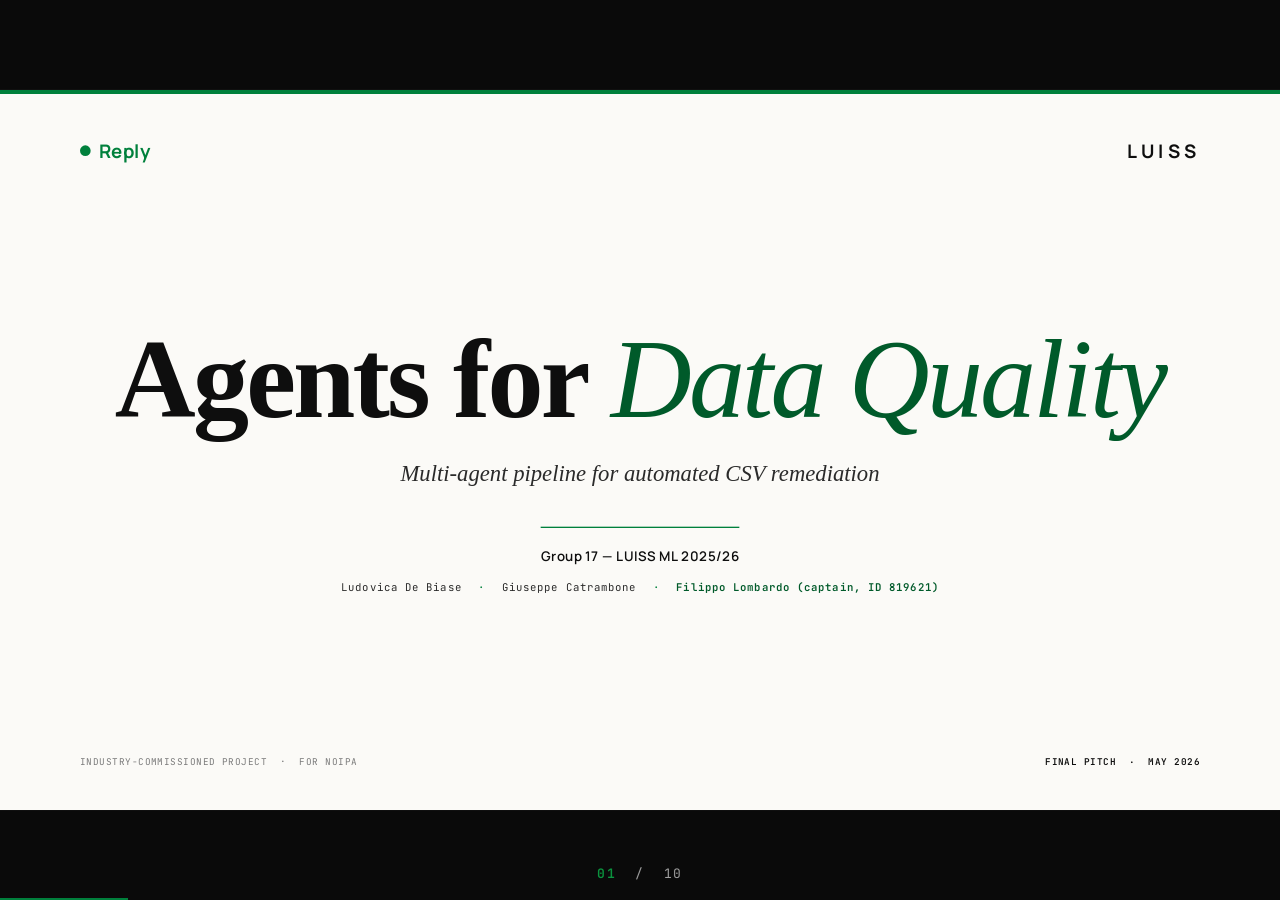
<file: Agents for Data Quality - Pitch.html>
<!DOCTYPE html><html lang="en" class=" idc0_343 wzwsdzsg"><head>


<meta charset="utf-8">
<meta name="viewport" content="width=device-width,initial-scale=1">
<title>Agents for Data Quality — Group 17</title>
<link rel="preconnect" href="https://fonts.googleapis.com">
<link rel="preconnect" href="https://fonts.gstatic.com" crossorigin="">
<link href="https://fonts.googleapis.com/css2?family=Fraunces:opsz,wght@9..144,400;9..144,500;9..144,600;9..144,700;9..144,800;9..144,900&amp;family=JetBrains+Mono:wght@400;500;600&amp;family=Manrope:wght@400;500;600;700;800&amp;display=swap" rel="stylesheet">
<style>
  /* ============================================================
     Agents for Data Quality — Group 17 — pitch deck v2
     Editorial type, asymmetric grids, hero numbers, micro-motion.
     1920×1080, fluid scaling, keyboard nav, print-clean.
     ============================================================ */

  :root{
    --green:#00803c;
    --green-deep:#005a2a;
    --green-bright:#00a04a;
    --ink:#0e0e0e;
    --ink-soft:#2a2a2a;
    --muted:#7a7a7a;
    --line:#d8d8d8;
    --rule:#ececec;
    --bg:#fbfaf7;        /* off-white paper */
    --bg-deep:#f3f0e8;
    --bg-dark:#0e1410;
    --blue:#dbeafe;
    --blue-ink:#2d4a8a;
    --purple:#e9d5ff;
    --purple-ink:#6b4e8c;
    --green-soft:#d8f0e2;
    --green-soft-ink:#005a2a;
    --serif:"Times New Roman", "Fraunces", Times, serif;
    --sans:"Manrope", system-ui, -apple-system, sans-serif;
    --mono:"JetBrains Mono", ui-monospace, Menlo, Consolas, monospace;
  }

  *{box-sizing:border-box}
  html,body{margin:0;padding:0;background:#0a0a0a;color:var(--ink);font-family:var(--sans);overflow:hidden}

  /* ---------- stage ---------- */
  #stage{
    position:fixed; inset:0;
    background:#0a0a0a;
    overflow:hidden;
  }
  #frame{
    width:1920px; height:1080px;
    position:absolute; left:50%; top:50%;
    transform-origin:0 0;
    background:var(--bg);
    box-shadow:0 0 0 1px rgba(255,255,255,.04);
  }

  .slide{
    position:absolute; inset:0;
    width:1920px; height:1080px;
    padding:96px 120px 120px;
    display:flex; flex-direction:column;
    opacity:0; pointer-events:none;
    background:var(--bg);
    overflow:hidden;
  }
  .slide.active{ opacity:1; pointer-events:auto }
  .slide.dark{
    background:var(--bg-dark); color:#f4f4f4;
  }
  .slide.dark .muted{ color:#9aa39d; }

  /* ---------- entry animations: only for active slide ---------- */
  .slide .anim{
    opacity:0; transform:translateY(28px);
    transition:opacity .6s cubic-bezier(.2,.7,.2,1), transform .6s cubic-bezier(.2,.7,.2,1);
  }
  .slide.active .anim{ opacity:1; transform:translateY(0); }
  .slide.active .anim.d1{ transition-delay:.05s }
  .slide.active .anim.d2{ transition-delay:.15s }
  .slide.active .anim.d3{ transition-delay:.25s }
  .slide.active .anim.d4{ transition-delay:.35s }
  .slide.active .anim.d5{ transition-delay:.45s }
  .slide.active .anim.d6{ transition-delay:.55s }

  /* ---------- universal chrome ---------- */
  .reply-mark{
    position:absolute; top:48px; right:120px;
    font-family:var(--mono);
    font-weight:500; font-size:14px; letter-spacing:.16em;
    color:var(--muted); text-transform:uppercase;
    display:flex; align-items:center; gap:10px;
  }
  .reply-mark::before{
    content:""; width:10px; height:10px; border-radius:50%; background:var(--green);
  }
  .slide.dark .reply-mark{ color:#9aa39d; }

  .corner-tag{
    position:absolute; top:48px; left:120px;
    font-family:var(--mono); font-size:13px; letter-spacing:.18em;
    color:var(--muted); text-transform:uppercase; font-weight:500;
  }
  .corner-tag .accent{
    color:var(--green); font-weight:600;
  }

  .counter{
    position:fixed; left:50%; transform:translateX(-50%); bottom:14px;
    font-family:var(--mono); font-size:13px;
    color:#aaa; letter-spacing:.12em;
    z-index:50; mix-blend-mode:difference;
    background:rgba(0,0,0,.0); padding:4px 10px;
  }
  .counter .cur{ color:var(--green-bright); font-weight:600; }

  .progress{
    position:fixed; left:0; right:0; bottom:0;
    height:2px; background:transparent; z-index:60;
  }
  .progress > i{
    display:block; height:100%; background:var(--green);
    transition:width .5s cubic-bezier(.2,.7,.2,1); width:10%;
  }

  /* ---------- typography primitives ---------- */
  .eyebrow{
    font-family:var(--mono); font-size:14px;
    color:var(--green); letter-spacing:.22em;
    text-transform:uppercase; font-weight:600;
    display:flex; align-items:center; gap:14px;
  }
  .eyebrow::before{
    content:""; width:36px; height:1px; background:var(--green);
  }

  h1.title{
    font-family:var(--serif);
    font-size:84px; font-weight:500; line-height:1.02;
    letter-spacing:-0.025em; margin:28px 0 0; color:var(--ink);
    text-wrap:balance;
    font-variation-settings:"opsz" 144;
  }
  h1.title em{
    font-style:italic; color:var(--green-deep);
    font-weight:600;
  }
  h1.title .stroke{
    background:linear-gradient(transparent 78%, rgba(0,128,60,.2) 78%, rgba(0,128,60,.2) 96%, transparent 96%);
    padding:0 4px;
  }

  .footer-note{
    margin-top:auto; font-size:22px; color:var(--ink-soft);
    line-height:1.45; max-width:1400px;
    border-top:1px solid var(--line); padding-top:22px;
    text-wrap:pretty;
    font-family:var(--serif); font-style:italic; font-weight:400;
  }
  .slide.dark .footer-note{ color:#c8c8c8; border-top-color:#2a2a2a; }

  code.k{
    font-family:var(--mono); font-size:.92em;
    background:rgba(0,128,60,.08); color:var(--green-deep);
    padding:2px 8px; border-radius:2px; font-weight:500;
  }
  .slide.dark code.k{ background:rgba(0,160,74,.16); color:#9be3b1; }

  /* ============== SLIDE 1 — TITLE (calm, centered) ============== */
  .s-title{
    padding:0; background:var(--bg);
    display:grid; grid-template-rows:auto 1fr auto;
  }
  .s-title::before{
    content:""; position:absolute; left:0; right:0; top:0; height:6px;
    background:var(--green);
  }
  .s-title .top-strip{
    display:flex; justify-content:space-between; align-items:center;
    padding:72px 120px 0;
  }
  .wordmark{
    font-weight:700; font-size:28px; letter-spacing:.02em;
    display:flex; align-items:center; gap:12px;
    font-family:var(--sans);
  }
  .wordmark.reply{ color:var(--green); }
  .wordmark.reply::before{
    content:""; width:16px; height:16px; border-radius:50%; background:var(--green);
  }
  .wordmark.luiss{ color:var(--ink); letter-spacing:.22em; font-weight:700; }

  .s-title .center{
    display:flex; flex-direction:column; align-items:center; justify-content:center;
    text-align:center; padding:0 120px;
  }
  .s-title h1{
    font-family:var(--serif);
    font-size:168px; font-weight:700; letter-spacing:-0.025em;
    line-height:1.0; margin:0 0 36px; color:var(--ink);
  }
  .s-title h1 .accent{ color:var(--green-deep); font-style:italic; font-weight:400; }
  .s-title .subtitle{
    font-family:var(--serif); font-style:italic;
    font-size:34px; color:var(--ink-soft); line-height:1.35;
    max-width:1100px; font-weight:400;
    margin:0 0 56px;
  }
  .s-title .group-line{
    font-family:var(--sans);
    font-size:20px; font-weight:600; color:var(--ink);
    padding-top:28px; border-top:2px solid var(--green);
    display:inline-block; margin-bottom:20px;
    letter-spacing:.04em;
  }
  .s-title .names{
    font-family:var(--mono); font-size:16px; color:var(--ink-soft);
    letter-spacing:.04em; line-height:1.7;
  }
  .s-title .names .sep{ color:var(--green); margin:0 14px; }
  .s-title .names .cap{ color:var(--green-deep); font-weight:600; }

  .s-title .bottom-strip{
    display:flex; justify-content:space-between; align-items:center;
    padding:0 120px 64px;
    font-family:var(--mono); font-size:14px; color:var(--muted);
    letter-spacing:.12em; text-transform:uppercase;
  }
  .s-title .bottom-strip .right{
    color:var(--ink); font-weight:600;
  }
  .s-title .bottom-strip .right .y{
    color:var(--green-deep); font-family:var(--serif); font-style:italic;
    font-size:22px; font-weight:600; letter-spacing:0; text-transform:none;
    margin-left:8px;
  }

  /* ============== SLIDE 2 — PROBLEM ============== */
  .s-problem{ padding:80px 120px 100px; }
  .problem-grid{
    margin-top:32px;
    display:grid; grid-template-columns:repeat(12,1fr); gap:18px;
    flex:1;
  }
  .dirty-card{
    border:1px solid var(--line); padding:44px 28px 22px;
    background:#fff; position:relative;
    display:flex; flex-direction:column; gap:14px;
    overflow:visible;
  }
  .dirty-card .corner{
    position:absolute; top:0; left:0;
    background:var(--green); color:#fff;
    font-family:var(--mono); font-size:11px;
    padding:5px 12px; letter-spacing:.16em; font-weight:600;
    z-index:2;
  }
  .dirty-card .label{
    font-family:var(--serif); font-style:italic; font-weight:500;
    font-size:20px; color:var(--ink); margin-top:0;
  }
  .dirty-card .values{
    display:flex; flex-wrap:wrap; gap:8px;
    font-family:var(--mono); font-size:20px;
  }
  .tok{
    display:inline-block; padding:6px 12px;
    background:#fff8f5; border:1px solid #f0d2c0;
    color:#a04020; border-radius:2px;
  }
  .tok.big{ font-size:24px; padding:8px 16px; }

  .pc-a{ grid-column: span 6; }
  .pc-b{ grid-column: span 6; }
  .pc-c{ grid-column: span 6; }
  .pc-d{ grid-column: span 6; }

  .problem-stat{
    grid-column: span 12;
    display:grid; grid-template-columns: auto 1fr;
    align-items:center; column-gap:40px; row-gap:8px;
    padding:24px 0 6px; margin-top:0;
    border-top:1px solid var(--line);
  }
  .problem-stat .v{
    font-family:var(--serif); font-weight:600;
    font-size:84px; color:var(--green-deep); line-height:.95;
    letter-spacing:-0.03em; white-space:nowrap;
    grid-row: span 2;
  }
  .problem-stat .l{
    font-family:var(--serif); font-style:italic; font-size:22px;
    color:var(--ink); line-height:1.4;
    text-align:left; max-width:1200px;
  }
  .problem-stat .l.right{
    text-align:left; color:var(--muted); font-size:19px;
    font-style:normal; font-family:var(--sans);
  }
  .problem-stat .l strong{ color:var(--ink); font-weight:600; }

  /* ============== SLIDE 3 — ARCHITECTURAL CHOICE ============== */
  .s-choice{ background:var(--bg); }
  .vs-grid{
    display:grid; grid-template-columns: 1fr 80px 1fr;
    align-items:stretch; gap:0;
    margin-top:56px; flex:1;
  }
  .vs-col{
    padding:40px 48px;
    display:flex; flex-direction:column; gap:32px;
  }
  .vs-col.theirs{
    background:var(--bg-deep);
    border:1px solid var(--line);
  }
  .vs-col.ours{
    background:var(--bg-dark); color:#f0f0f0;
    border:1px solid var(--bg-dark);
  }
  .vs-col .head{
    font-family:var(--mono); font-size:13px; letter-spacing:.18em;
    text-transform:uppercase; font-weight:600;
    padding-bottom:16px; border-bottom:1px solid currentColor;
    opacity:.7;
  }
  .vs-col.ours .head{ color:var(--green-bright); opacity:1; }
  .vs-col .row .lbl{
    font-family:var(--mono); font-size:12px; letter-spacing:.18em;
    text-transform:uppercase; color:var(--muted); margin-bottom:6px;
  }
  .vs-col.ours .row .lbl{ color:#8a8a8a; }
  .vs-col .row .v{
    font-family:var(--serif); font-weight:500;
    font-size:38px; line-height:1.15; letter-spacing:-0.01em;
    color:var(--ink-soft);
  }
  .vs-col.ours .row .v{ color:#f4f4f4; }
  .vs-col.ours .row .v strong{ color:var(--green-bright); font-weight:700; }
  .vs-col .row .v small{
    display:block; margin-top:6px;
    font-family:var(--sans); font-size:18px; color:var(--muted); font-style:normal;
    font-weight:400;
  }
  .vs-col.ours .row .v small{ color:#9aa39d; }

  .vs-mid{
    display:flex; align-items:center; justify-content:center;
    font-family:var(--serif); font-style:italic; font-size:48px;
    color:var(--muted);
  }

  /* ============== SLIDE 4 — ARCHITECTURE ============== */
  .s-arch{ padding:96px 80px 100px; }
  .arch{
    display:flex; flex-direction:column; gap:48px;
    margin-top:48px; flex:1; justify-content:center;
  }
  .arch-row{
    display:flex; align-items:center; justify-content:center;
    gap:18px; flex-wrap:nowrap;
  }
  .node{
    padding:18px 24px; font-size:20px;
    font-family:var(--mono); white-space:nowrap;
    line-height:1.2; font-weight:500;
    border-radius:4px;
    position:relative;
  }
  .node.det{ background:#eaf2fc; color:#1f3a72; border:1px solid #c2d4ee; }
  .node.llm{
    background:var(--purple);
    color:var(--purple-ink);
    border:1.5px solid var(--purple-ink);
    text-align:center;
    padding:24px 16px;
  }
  .node.llm .role{
    display:block;
    font-family:var(--serif); font-style:italic;
    font-size:22px; font-weight:500; color:var(--ink);
    margin-bottom:6px;
  }
  .node.tail{ background:#e6f4ec; color:var(--green-deep); border:1px solid #b8dcc7; }

  .arrow{
    font-family:var(--mono); color:var(--muted);
    font-size:22px; font-weight:300;
  }
  .arch-legend{
    display:flex; gap:48px; justify-content:center; align-items:center;
    margin-top:8px; font-size:14px; color:var(--muted);
    font-family:var(--mono); letter-spacing:.06em;
  }
  .arch-legend .dot{
    display:inline-block; width:18px; height:18px; margin-right:10px;
    vertical-align:middle; border-radius:3px;
  }
  .arch-legend .dot.det{ background:#c2d4ee; border:1.5px solid #2d4a8a; }
  .arch-legend .dot.llm{ background:#e9d5ff; border:1.5px solid var(--purple-ink); }
  .arch-legend .dot.tail{ background:#b8dcc7; border:1.5px solid var(--green-deep); }

  .llm-fan{
    display:grid; grid-template-columns:repeat(4,1fr); gap:18px;
    width:100%; max-width:1200px; margin:0 auto;
  }
  .arch-bracket{
    display:grid; grid-template-columns: 1fr auto 1fr;
    align-items:center; gap:24px;
    margin:0 auto; max-width:1500px;
    color:var(--green-deep);
  }
  .arch-bracket .br{
    height:1px; background:var(--green-deep);
    border:none;
  }
  .arch-bracket .annot{
    font-family:var(--serif); font-style:italic; font-size:20px;
    color:var(--green-deep); line-height:1.35;
    text-align:center; max-width:560px;
  }

  /* ============== SLIDE 5 — REPLY BRIEF COVERAGE ============== */
  .s-caps h1.title{ font-size:64px; }
  .caps-head{
    display:flex; align-items:center; justify-content:space-between;
    margin-top:32px; padding-bottom:18px;
    border-bottom:2px solid var(--ink);
  }
  .caps-head .left{
    font-family:var(--mono); font-size:13px; letter-spacing:.18em;
    text-transform:uppercase; color:var(--muted);
  }
  .caps-head .right{
    display:flex; gap:48px; align-items:baseline;
  }
  .caps-head .pct{
    font-family:var(--serif); font-size:48px; font-weight:600;
    color:var(--green-deep); line-height:1; letter-spacing:-0.02em;
  }
  .caps-head .pct .o{ font-size:28px; color:var(--muted); }
  .caps-head .pct-lbl{
    font-family:var(--mono); font-size:13px; letter-spacing:.16em;
    color:var(--muted); text-transform:uppercase;
  }

  .caps-list{
    margin-top:8px;
    display:grid; grid-template-columns: 1fr 1fr; gap:0 48px;
    flex:1;
  }
  .cap-row{
    display:grid; grid-template-columns: 36px 1fr auto;
    align-items:center; gap:18px;
    padding:16px 0;
    border-bottom:1px solid var(--rule);
  }
  .cap-row .n{
    font-family:var(--mono); font-size:13px; color:var(--muted);
    letter-spacing:.06em;
  }
  .cap-row .name{
    font-family:var(--serif); font-size:22px; font-weight:500;
    color:var(--ink); line-height:1.25;
  }
  .cap-row .name small{
    display:block; font-family:var(--mono); font-size:14px;
    color:var(--muted); margin-top:4px; font-style:normal;
    letter-spacing:0;
  }
  .cap-row .impl{
    font-family:var(--mono); font-size:14px;
    color:var(--green-deep); background:rgba(0,128,60,.08);
    padding:6px 12px; border-radius:2px; font-weight:500;
  }

  /* ============== SLIDE 6 — DETERMINISTIC BENCHMARK ============== */
  .s-bench{ background:var(--bg); }
  .bench-grid{
    display:grid; grid-template-columns: 1fr 1.2fr; gap:80px;
    margin-top:32px; flex:1; align-items:flex-start;
  }
  .bench-hero{
    padding-top:24px; position:relative;
  }
  .bench-hero .pre{
    font-family:var(--mono); font-size:14px;
    letter-spacing:.18em; text-transform:uppercase;
    color:var(--muted); margin-bottom:16px;
  }
  .bench-hero .num{
    font-family:var(--serif); font-weight:600;
    font-size:340px; color:var(--green-deep);
    line-height:0.85; letter-spacing:-0.06em;
    font-variant-numeric: tabular-nums;
  }
  .bench-hero .num .pt{ color:var(--green); }
  .bench-hero .cap{
    font-family:var(--serif); font-style:italic;
    font-size:24px; color:var(--ink-soft); margin-top:24px;
    line-height:1.4; max-width:440px;
  }
  .bench-hero .triplet{
    display:grid; grid-template-columns:repeat(3,auto); gap:32px;
    margin-top:40px; padding-top:24px;
    border-top:1px solid var(--line);
  }
  .bench-hero .triplet .v{
    font-family:var(--serif); font-weight:600;
    font-size:48px; color:var(--ink); line-height:1;
    font-variant-numeric:tabular-nums;
  }
  .bench-hero .triplet .l{
    font-family:var(--mono); font-size:11px; letter-spacing:.18em;
    text-transform:uppercase; color:var(--muted); margin-top:8px;
  }

  .bench-bars{
    background:#fff; padding:32px 36px;
    border:1px solid var(--line);
  }
  .bench-bars h3{
    font-family:var(--mono); font-size:13px; letter-spacing:.18em;
    text-transform:uppercase; color:var(--muted);
    margin:0 0 24px; font-weight:600;
  }
  .bars{ display:flex; flex-direction:column; gap:18px; }
  .bar-row{
    display:grid; grid-template-columns:240px 1fr 64px;
    align-items:center; gap:16px;
    font-size:18px;
  }
  .bar-row .name{
    font-family:var(--mono); color:var(--ink); font-size:15px;
  }
  .bar-row .track{
    height:14px; background:#f0eee7; position:relative;
    border-radius:2px;
  }
  .bar-row .fill{
    height:100%; background:var(--green); border-radius:2px;
    transform-origin:left center;
    transform:scaleX(0);
    transition: transform .9s cubic-bezier(.2,.7,.2,1) .3s;
  }
  .slide.active .bar-row .fill{ transform:scaleX(1); }
  .bar-row .fill.perfect{ background:var(--green-deep); }
  .bar-row .num{
    font-family:var(--mono); font-size:18px; color:var(--ink);
    text-align:right; font-variant-numeric:tabular-nums; font-weight:600;
  }

  /* ============== SLIDE 7 — END-TO-END ============== */
  .s-e2e{}
  .e2e-grid{
    display:grid; grid-template-columns: 1.5fr 1fr; gap:64px;
    align-items:flex-start; margin-top:40px; flex:1;
  }
  table.e2e-table{
    width:100%; border-collapse:collapse;
    font-size:20px;
  }
  table.e2e-table thead th{
    text-align:left; padding:14px 16px;
    font-family:var(--mono); font-size:11px;
    letter-spacing:.18em; text-transform:uppercase;
    color:var(--muted); font-weight:600;
    border-bottom:1.5px solid var(--ink);
  }
  table.e2e-table thead th.r, table.e2e-table tbody td.r{ text-align:right; font-variant-numeric:tabular-nums; }
  table.e2e-table tbody td{
    padding:22px 16px; border-bottom:1px solid var(--rule);
  }
  table.e2e-table tbody td.ds{
    font-family:var(--mono); font-size:18px; color:var(--ink); font-weight:500;
  }
  table.e2e-table tbody td.shape{ color:var(--muted); font-family:var(--mono); font-size:15px; }
  table.e2e-table tbody td.pre{ color:var(--muted); }
  table.e2e-table tbody td.post{ font-family:var(--serif); font-size:32px; font-weight:600; color:var(--ink); }
  table.e2e-table tbody td.delta{
    font-family:var(--serif); font-size:24px; font-weight:600;
    color:var(--green-deep);
  }
  table.e2e-table tbody tr.synth td{
    background:rgba(0,128,60,.04);
  }
  table.e2e-table tbody tr.synth td.ds .badge{
    margin-left:10px; font-size:10px;
    background:var(--green-deep); color:#fff; padding:3px 8px;
    border-radius:2px; letter-spacing:.16em;
    font-family:var(--mono); font-weight:600; vertical-align:middle;
  }

  .e2e-aside{
    padding:48px 0 0 48px;
    border-left:2px solid var(--green);
    position:sticky; top:0;
  }
  .e2e-aside .pre{
    font-family:var(--mono); font-size:13px; letter-spacing:.18em;
    text-transform:uppercase; color:var(--muted); margin-bottom:16px;
  }
  .e2e-aside .num{
    font-family:var(--serif); font-weight:600;
    font-size:200px; color:var(--green-deep);
    line-height:0.9; letter-spacing:-0.04em;
    font-variant-numeric:tabular-nums;
  }
  .e2e-aside .num .plus{ color:var(--green); font-weight:500; }
  .e2e-aside .cap{
    font-family:var(--serif); font-style:italic;
    font-size:22px; color:var(--ink-soft); margin-top:20px;
    line-height:1.4; max-width:340px;
  }
  .e2e-aside .meta{
    margin-top:32px; padding-top:24px;
    border-top:1px solid var(--line);
    font-family:var(--mono); font-size:13px;
    color:var(--muted); line-height:1.7;
    letter-spacing:.04em;
  }

  /* ============== SLIDE 8 — DEMO ============== */
  .s-demo{
    background:var(--bg-dark); color:#f4f4f4;
  }
  .s-demo::after{
    content:""; position:absolute; left:0; bottom:0; right:0; height:6px;
    background:var(--green);
  }
  .s-demo .demo-grid{
    flex:1;
    display:grid; grid-template-columns: 1.4fr 1fr; gap:96px;
    align-items:center;
  }
  .s-demo .left h1{
    font-family:var(--serif); font-size:128px;
    line-height:0.95; font-weight:400; margin:32px 0 0;
    letter-spacing:-0.03em;
  }
  .s-demo .left h1 .row{ display:block; }
  .s-demo .left h1 a{
    color:var(--green-bright); text-decoration:none;
    border-bottom:6px solid var(--green-bright);
    padding-bottom:6px; font-style:italic; font-weight:500;
    transition:color .2s, border-color .2s;
  }
  .s-demo .left h1 a:hover{
    color:#7df0a8; border-color:#7df0a8;
  }
  .s-demo .left h1 a::after{
    content:" ↗"; font-style:normal; font-weight:400;
  }

  .s-demo .points{
    list-style:none; padding:0; margin:64px 0 0;
    display:flex; flex-direction:column; gap:28px;
  }
  .s-demo .points li{
    display:grid; grid-template-columns: 56px 1fr; gap:24px;
    align-items:flex-start;
    font-size:24px; line-height:1.4;
    padding-bottom:24px; border-bottom:1px solid #2a2a2a;
  }
  .s-demo .points li:last-child{ border-bottom:none; }
  .s-demo .points li .n{
    font-family:var(--mono); font-size:14px;
    color:var(--green-bright); letter-spacing:.16em;
    padding-top:8px; font-weight:600;
  }
  .s-demo .points li .t strong{
    display:block; font-family:var(--serif); font-style:italic;
    font-weight:500; font-size:30px; color:#fff;
    margin-bottom:6px;
  }
  .s-demo .points li .t span{ color:#bdbdbd; }
  .s-demo .footer-note{
    font-family:var(--mono); font-style:normal; font-size:14px;
    color:#7a8a82; letter-spacing:.06em; line-height:1.7;
    border-top-color:#2a2a2a;
  }

  /* big monospace url card on the right */
  .demo-card{
    background:#000; border:1px solid #2a2a2a;
    padding:36px 32px; aspect-ratio:1/1.05;
    display:flex; flex-direction:column; justify-content:space-between;
    position:relative; overflow:hidden;
  }
  .demo-card::before{
    content:""; position:absolute; top:0; left:0; right:0; height:32px;
    background:#181818; border-bottom:1px solid #2a2a2a;
  }
  .demo-card .dots{
    position:absolute; top:11px; left:14px;
    display:flex; gap:8px;
  }
  .demo-card .dots i{
    width:10px; height:10px; border-radius:50%; background:#3a3a3a;
    display:block;
  }
  .demo-card .dots i:first-child{ background:#ff5f56; }
  .demo-card .dots i:nth-child(2){ background:#ffbd2e; }
  .demo-card .dots i:nth-child(3){ background:#27c93f; }
  .demo-card .url{
    margin-top:54px;
    font-family:var(--mono); font-size:18px; color:#888;
    border-bottom:1px solid #2a2a2a; padding-bottom:14px;
  }
  .demo-card .url .scheme{ color:#666; }
  .demo-card .url .host{ color:var(--green-bright); }
  .demo-card .body{
    flex:1; display:flex; flex-direction:column; justify-content:center;
    gap:18px; padding:32px 0;
  }
  .demo-card .body .blink{
    font-family:var(--serif); font-style:italic; font-size:48px;
    color:#fff; line-height:1.1; letter-spacing:-0.01em;
  }
  .demo-card .body .blink::after{
    content:"_"; color:var(--green-bright);
    animation: blink 1s steps(2) infinite; margin-left:6px;
  }
  @keyframes blink{ 50%{ opacity:0 } }
  .demo-card .body .stack{
    display:flex; flex-direction:column; gap:8px;
    font-family:var(--mono); font-size:14px; color:#888;
  }
  .demo-card .body .stack .ok{ color:var(--green-bright); }
  .demo-card .foot{
    font-family:var(--mono); font-size:12px; color:#555;
    letter-spacing:.16em; text-transform:uppercase;
    border-top:1px solid #2a2a2a; padding-top:14px;
    display:flex; justify-content:space-between;
  }

  /* ============== SLIDE 9 — TRADE-OFFS ============== */
  .s-trade{}
  .trade-list{
    display:flex; flex-direction:column; gap:0;
    margin-top:40px; flex:1;
  }
  .trade-item{
    display:grid; grid-template-columns: 80px 1.4fr 2fr;
    gap:48px; padding:36px 0;
    border-top:1px solid var(--line);
    align-items:flex-start;
  }
  .trade-item:last-child{ border-bottom:1px solid var(--line); }
  .trade-item .num{
    font-family:var(--serif); font-size:48px; font-weight:500;
    color:var(--green); line-height:1; font-style:italic;
  }
  .trade-item .head{
    font-family:var(--serif); font-style:italic; font-weight:500;
    font-size:32px; line-height:1.2; color:var(--ink);
    letter-spacing:-0.01em;
  }
  .trade-item .body{
    font-size:20px; line-height:1.55; color:var(--ink-soft);
    text-wrap:pretty;
  }

  /* ============== SLIDE 10 — TAKEAWAY ============== */
  .s-take{ background:var(--bg-dark); color:#f4f4f4; }
  .s-take .eyebrow{ color:var(--green-bright); }
  .s-take .eyebrow::before{ background:var(--green-bright); }
  .s-take h1.title{ color:#fff; }
  .s-take h1.title em{ color:var(--green-bright); }

  .take-claims{
    display:flex; flex-direction:column; gap:0;
    margin-top:40px; flex:1;
  }
  .take-claim{
    display:grid; grid-template-columns: 120px 1fr;
    align-items:flex-start; gap:48px;
    padding:36px 0; border-top:1px solid #2a2a2a;
  }
  .take-claim:last-child{ border-bottom:1px solid #2a2a2a; }
  .take-claim .num{
    font-family:var(--mono); font-size:14px;
    color:var(--green-bright); letter-spacing:.18em;
    padding-top:18px; font-weight:600;
  }
  .take-claim .text{
    font-family:var(--serif); font-size:42px; line-height:1.2;
    color:#fff; font-weight:400; letter-spacing:-0.01em;
    text-wrap:balance;
  }
  .take-claim .text strong{ color:var(--green-bright); font-weight:600; font-style:italic; }
  .take-claim .text em{ color:#bdbdbd; font-style:italic; }

  .take-foot{
    margin-top:32px; padding-top:32px;
    border-top:1px solid #2a2a2a;
    display:grid; grid-template-columns: 1.2fr 1fr auto;
    gap:48px; align-items:flex-end;
  }
  .take-foot .lbl{
    display:block; font-family:var(--mono); font-size:11px;
    color:#7a8a82; letter-spacing:.22em; text-transform:uppercase;
    margin-bottom:10px;
  }
  .take-foot .repo{
    font-family:var(--mono); font-size:13px; color:#bdbdbd;
    word-break:break-all; line-height:1.5;
  }
  .take-foot .repo .green{ color:var(--green-bright); }
  .take-foot .emails{
    font-family:var(--mono); font-size:13px; color:#bdbdbd; line-height:1.7;
  }
  .take-foot .qa{
    font-family:var(--serif); font-style:italic; font-weight:500;
    font-size:64px; color:var(--green-bright);
    line-height:1; letter-spacing:-0.02em;
  }

  /* ---------- print ---------- */
  @media print{
    @page{ size:1920px 1080px; margin:0; }
    html,body{ background:#fff; overflow:visible; }
    #stage{ position:static; display:block; background:#fff; }
    #frame{ box-shadow:none; transform:none !important; left:0 !important; top:0 !important; }
    .counter, .progress{ display:none !important; }
    .slide{
      position:relative !important; opacity:1 !important;
      page-break-after:always; break-after:page;
    }
    .slide:last-child{ page-break-after:auto; }
    .slide .anim{ opacity:1 !important; transform:none !important; }
    .slide .bar-row .fill{ transform:scaleX(1) !important; }
  }
</style>
</head>
<body style="font-family: Times New Roman;">

<div id="stage">
  <div id="frame" style="transform: translate(-458px, -257.625px) scale(0.477083);">

    <!-- ============== SLIDE 1 — TITLE ============== -->
    <section class="slide s-title active" data-screen-label="01 Title">
      <div class="top-strip">
        <div class="wordmark reply">Reply</div>
        <div class="wordmark luiss">LUISS</div>
      </div>

      <div class="center">
        <h1 class="anim d1">Agents for <span class="accent">Data Quality</span></h1>
        <div class="subtitle anim d2">Multi-agent pipeline for automated CSV remediation</div>
        <div class="anim d3">
          <div class="group-line">Group 17 — LUISS ML 2025/26</div>
          <div class="names">
            Ludovica De Biase
            <span class="sep">·</span>
            Giuseppe Catrambone
            <span class="sep">·</span>
            <span class="cap">Filippo Lombardo (captain, ID 819621)</span>
          </div>
        </div>
      </div>

      <div class="bottom-strip anim d4">
        <div>industry-commissioned project &nbsp;·&nbsp; for NoiPA</div>
        <div class="right">FINAL PITCH &nbsp;·&nbsp; May 2026</div>
      </div>
    </section>

    <!-- ============== SLIDE 2 — PROBLEM ============== -->
    <section class="slide s-problem" data-screen-label="02 Problem">
      <div class="corner-tag">02 <span class="accent">/ The problem</span></div>
      <div class="reply-mark">Industry × NoiPA</div>

      <div class="anim">
        <div class="eyebrow">The problem</div>
        <h1 class="title">NoiPA fixtures land at <em>45–55 / 100</em> reliability.<br>Validation today is <span class="stroke">manual or absent</span>.</h1>
      </div>

      <div class="problem-grid">
        <div class="dirty-card pc-a anim d1">
          <div class="corner">A · DATES</div>
          <div class="label">Mixed format families in one column</div>
          <div class="values">
            <span class="tok">2024-09-11T03:01:11.704</span>
            <span class="tok">11.09.2024</span>
            <span class="tok">DIC-2023</span>
            <span class="tok">01/2024</span>
          </div>
        </div>

        <div class="dirty-card pc-b anim d2">
          <div class="corner">B · NULLS</div>
          <div class="label">Disguised null tokens pandas can't see</div>
          <div class="values">
            <span class="tok">N.D.</span>
            <span class="tok">?</span>
            <span class="tok">--</span>
            <span class="tok">null</span>
          </div>
        </div>

        <div class="dirty-card pc-c anim d3">
          <div class="corner">C · OUTLIER</div>
          <div class="label">A salary line item, in euros</div>
          <div class="values">
            <span class="tok big">168&nbsp;585&nbsp;385.21 €</span>
          </div>
        </div>

        <div class="dirty-card pc-d anim d4">
          <div class="corner">D · LOGIC</div>
          <div class="label">Cross-field arithmetic impossibility</div>
          <div class="values">
            <span class="tok big">INVESTIGATI = 2400 &nbsp;&gt;&nbsp; ENTRATI = 950</span>
          </div>
        </div>

        <div class="problem-stat anim d5">
          <div class="v">4 / 4</div>
          <div class="l">Each of the four examples above is an anomaly that <strong>pandas' <code class="k">df.isna()</code> cannot see</strong>.</div>
          <div class="l right" style="width: 1201px">An LLM alone would burn tokens guessing at them; a human analyst flags them one row at a time. 
Neither approach scales to NoiPA's volume.</div>
        </div>
      </div>
    </section>

    <!-- ============== SLIDE 3 — ARCHITECTURAL CHOICE ============== -->
    <section class="slide s-choice" data-screen-label="03 Architectural choice">
      <div class="corner-tag">03 <span class="accent">/ The choice</span></div>
      <div class="reply-mark">Industry × NoiPA</div>

      <div class="anim">
        <div class="eyebrow">The architectural choice</div>
        <h1 class="title">Deterministic checks first beats LLM-everywhere<br>on cost <em>and</em> verifiability.</h1>
      </div>

      <div class="vs-grid anim d2">
        <div class="vs-col theirs">
          <div class="head">LLM-everywhere · the typical path</div>
          <div class="row">
            <div class="lbl">Tokens / dataset</div>
            <div class="v">≈ 30 000 <small>estimated upper bound · one agent reads the whole audit, ~9× our context</small></div>
          </div>
          <div class="row">
            <div class="lbl">Verifiability</div>
            <div class="v">LLM-as-judge <small>opinion, not measurement</small></div>
          </div>
          <div class="row">
            <div class="lbl">Robustness</div>
            <div class="v">breaks if the provider is down <small>no fallback</small></div>
          </div>
        </div>

        <div class="vs-mid">→</div>

        <div class="vs-col ours">
          <div class="head">Deterministic checks first · ours</div>
          <div class="row">
            <div class="lbl">Tokens / dataset</div>
            <div class="v"><strong>≈ 3 500</strong> <small>~9× less, four agents see only their slice</small></div>
          </div>
          <div class="row">
            <div class="lbl">Verifiability</div>
            <div class="v"><strong>F1 = 0.89</strong> on synthetic benchmark <small>event-level, 90 trials, 6 families</small></div>
          </div>
          <div class="row">
            <div class="lbl">Robustness</div>
            <div class="v"><strong>rule-based fallback</strong> per agent <small>still +38.9 avg with the LLM disabled</small></div>
          </div>
        </div>
      </div>

    </section>

    <!-- ============== SLIDE 4 — ARCHITECTURE ============== -->
    <section class="slide s-arch" data-screen-label="04 Architecture">
      <div class="corner-tag">04 <span class="accent">/ The architecture</span></div>
      <div class="reply-mark">Industry × NoiPA</div>

      <div class="anim" style="padding:0 40px;">
        <div class="eyebrow">The architecture</div>
        <h1 class="title"><em>12 nodes</em> — 8 deterministic, 4 LLM agents,<br>two-pass remediation.</h1>
      </div>

      <div class="arch">
        <div class="arch-row anim d1">
          <div class="node det">ingest</div>
          <div class="arrow">→</div>
          <div class="node det">discover</div>
          <div class="arrow">→</div>
          <div class="node det">audit</div>
          <div class="arrow">→</div>
          <div style="font-family:var(--serif);font-style:italic;color:var(--purple-ink);font-size:20px;">fan&nbsp;out&nbsp;to&nbsp;4&nbsp;agents</div>
        </div>

        <div class="llm-fan anim d2">
          <div class="node llm"><span class="role">Schema</span>schema agent</div>
          <div class="node llm"><span class="role">Completeness</span>completeness agent</div>
          <div class="node llm"><span class="role">Consistency</span>consistency agent</div>
          <div class="node llm"><span class="role">Anomaly</span>anomaly agent</div>
        </div>

        <div class="arch-row anim d3">
          <div style="font-family:var(--serif);font-style:italic;color:var(--green-deep);font-size:20px;">merge&nbsp;→</div>
          <div class="node tail">remediation</div>
          <div class="arrow">→</div>
          <div class="node tail">re_audit</div>
          <div class="arrow">→</div>
          <div class="node tail">second_pass</div>
          <div class="arrow">→</div>
          <div class="node tail">final_audit</div>
          <div class="arrow">→</div>
          <div class="node tail">supervisor</div>
        </div>

        <div class="arch-bracket anim d4">
          <div class="br"></div>
          <div class="annot"><em>two-pass remediation</em><br>— closes the gap between LLM caution and deterministic floor</div>
          <div class="br"></div>
        </div>

        <div class="arch-legend anim d5">
          <span><span class="dot det"></span>deterministic head</span>
          <span><span class="dot llm"></span>LLM agents · closed-enum actions</span>
          <span><span class="dot tail"></span>deterministic tail</span>
        </div>
      </div>
    </section>

    <!-- ============== SLIDE 5 — REPLY BRIEF COVERAGE ============== -->
    <section class="slide s-caps" data-screen-label="05 Brief coverage">
      <div class="corner-tag">05 <span class="accent">/ Brief coverage</span></div>
      <div class="reply-mark">Industry × NoiPA</div>

      <div class="anim">
        <div class="eyebrow">Brief coverage</div>
        <h1 class="title">All <em>11 data-quality capabilities</em> in the project brief — covered.</h1>
      </div>

      <div class="caps-head anim d1">
        <div class="left">capability &nbsp;·&nbsp; implementation</div>
        <div class="right">
          <div class="pct-lbl">coverage</div>
          <div class="pct">11<span class="o">/11</span></div>
        </div>
      </div>

      <div class="caps-list">
        <div class="cap-row anim d1"><div class="n">01</div><div class="name">Data Type Validation</div><div class="impl">check_schema</div></div>
        <div class="cap-row anim d1"><div class="n">02</div><div class="name">Naming Convention Check</div><div class="impl">check_schema</div></div>
        <div class="cap-row anim d2"><div class="n">03</div><div class="name">Null / Missing Detection<small>placeholders: N.D., ?, -, null, na, --</small></div><div class="impl">check_nulls</div></div>
        <div class="cap-row anim d2"><div class="n">04</div><div class="name">Completeness Rate</div><div class="impl">completeness sub-score</div></div>
        <div class="cap-row anim d3"><div class="n">05</div><div class="name">Sparse Column Detection</div><div class="impl">check_sparse_columns</div></div>
        <div class="cap-row anim d3"><div class="n">06</div><div class="name">Cross-Column Checking</div><div class="impl">check_cross_column</div></div>
        <div class="cap-row anim d4"><div class="n">07</div><div class="name">Format Consistency<small>4 date families · iso, eu, us-textual, other</small></div><div class="impl">check_formats</div></div>
        <div class="cap-row anim d4"><div class="n">08</div><div class="name">Duplicate Detection</div><div class="impl">check_duplicates</div></div>
        <div class="cap-row anim d5"><div class="n">09</div><div class="name">Univariate Outlier Detection</div><div class="impl">check_outliers_iqr</div></div>
        <div class="cap-row anim d5"><div class="n">10</div><div class="name">Categorical Anomaly Detection</div><div class="impl">check_categorical_rare_values</div></div>
        <div class="cap-row anim d6" style="grid-column:1 / -1;"><div class="n">11</div><div class="name">Correction Suggestions <small>4 LLM agents + 11 atomic remediation tools</small></div><div class="impl">remediation pipeline</div></div>
      </div>
    </section>

    <!-- ============== SLIDE 6 — DETERMINISTIC BENCHMARK ============== -->
    <section class="slide s-bench" data-screen-label="06 Deterministic benchmark">
      <div class="corner-tag">06 <span class="accent">/ Numbers I — det. benchmark</span></div>
      <div class="reply-mark">Industry × NoiPA</div>

      <div class="anim">
        <div class="eyebrow">Numbers I · deterministic layer benchmark</div>
        <h1 class="title">F1 = <em>0.89</em> on synthetic benchmark,<br>before any LLM enters the loop.</h1>
      </div>

      <div class="bench-grid">
        <div class="bench-hero">
          <div class="pre anim d1">Global F1 score</div>
          <div class="num anim d1">0<span class="pt">.</span>89</div>
          <div class="cap anim d2">90 trials · 6 error families · event-level F1 against injected anomalies.</div>
          <div class="triplet anim d3">
            <div><div class="v">0.86</div><div class="l">Precision</div></div>
            <div><div class="v">0.93</div><div class="l">Recall</div></div>
            <div><div class="v" style="font-size:36px">84/14/6</div><div class="l">TP / FP / FN</div></div>
          </div>
        </div>

        <div class="bench-bars anim d2">
          <h3>F1 per error family</h3>
          <div class="bars">
            <div class="bar-row"><div class="name">disguisednull</div><div class="track"><div class="fill" style="width:87%"></div></div><div class="num">0.87</div></div>
            <div class="bar-row"><div class="name">iqr_outlier</div><div class="track"><div class="fill" style="width:83%"></div></div><div class="num">0.83</div></div>
            <div class="bar-row"><div class="name">mixed_date_format</div><div class="track"><div class="fill perfect" style="width:100%"></div></div><div class="num">1.00</div></div>
            <div class="bar-row"><div class="name">wrong_but_parseable</div><div class="track"><div class="fill" style="width:87%"></div></div><div class="num">0.87</div></div>
            <div class="bar-row"><div class="name">semantic_duplicate</div><div class="track"><div class="fill" style="width:95%"></div></div><div class="num">0.95</div></div>
            <div class="bar-row"><div class="name">crossfield_inconsistency</div><div class="track"><div class="fill" style="width:95%"></div></div><div class="num">0.95</div></div>
          </div>
        </div>
      </div>
    </section>

    <!-- ============== SLIDE 7 — END-TO-END ============== -->
    <section class="slide s-e2e" data-screen-label="07 End-to-end">
      <div class="corner-tag">07 <span class="accent">/ Numbers II — end-to-end</span></div>
      <div class="reply-mark">Industry × NoiPA</div>

      <div class="anim">
        <div class="eyebrow">Numbers II · end-to-end pipeline</div>
        <h1 class="title">Average reliability <em>+43</em> across 4 assigned datasets<br>and 1 unseen synthetic.</h1>
      </div>

      <div class="e2e-grid">
        <table class="e2e-table anim d1">
          <thead>
            <tr>
              <th>Dataset</th>
              <th>Shape</th>
              <th class="r">pre</th>
              <th class="r">post</th>
              <th class="r">Δ</th>
            </tr>
          </thead>
          <tbody>
            <tr><td class="ds">spesa.csv</td><td class="shape">7 543 × 18</td><td class="r pre">48.0</td><td class="r post">89.4</td><td class="r delta">+41.4</td></tr>
            <tr><td class="ds">attivazioniCessazioni.csv</td><td class="shape">20 102 × 19</td><td class="r pre">45.6</td><td class="r post">88.6</td><td class="r delta">+43.0</td></tr>
            <tr><td class="ds">ALLARMI.csv</td><td class="shape">5 080 × 24</td><td class="r pre">53.6</td><td class="r post">95.8</td><td class="r delta">+42.2</td></tr>
            <tr><td class="ds">TIPOLOGIA_VIAGGIATORE.csv</td><td class="shape">5 095 × 33</td><td class="r pre">51.2</td><td class="r post">95.2</td><td class="r delta">+44.0</td></tr>
            <tr class="synth"><td class="ds">orders.csv * <span class="badge">unseen</span></td><td class="shape">1 100 × 13</td><td class="r pre">47.2</td><td class="r post">92.6</td><td class="r delta">+45.4</td></tr>
          </tbody>
        </table>

        <div class="e2e-aside anim d2">
          <div class="pre">Average Δ across runs</div>
          <div class="num"><span class="plus">+</span>43<span class="plus">.</span>2</div>
          <div class="cap">Across all five datasets, including one the system was never tuned on.</div>
          <div class="meta">
            DEEPSEEK_MODEL = deepseek v4 flash
          </div>
        </div>
      </div>
    </section>

    <!-- ============== SLIDE 8 — DEMO ============== -->
    <section class="slide s-demo" data-screen-label="08 Demo">
      <div class="corner-tag" style="color:#7a8a82;">08 <span class="accent" style="color:var(--green-bright)">/ Live demo</span></div>
      <div class="reply-mark">Industry × NoiPA</div>

      <div class="demo-grid">
        <div class="left">
          <div class="anim">
            <div class="eyebrow" style="color:var(--green-bright)">The webapp, live</div>
            <h1>
              <span class="row">Time for</span>
              <span class="row">a <a href="http://localhost:8000" target="_blank" rel="noopener">demo</a>.</span>
            </h1>
          </div>

          <ol class="points">
            <li class="anim d1">
              <div class="n">01</div>
              <div class="t"><strong>Live SSE timeline</strong><span>12 nodes lighting up in real time as the pipeline runs.</span></div>
            </li>
            <li class="anim d2">
              <div class="n">02</div>
              <div class="t"><strong>Before / after reliability</strong><span>side-by-side score reveal — <code class="k">48.0 → 89.4</code> on spesa.csv.</span></div>
            </li>
            <li class="anim d3">
              <div class="n">03</div>
              <div class="t"><strong>Fixed dataset preview</strong><span>cells modified by the pipeline marked with <code class="k">*</code>.</span></div>
            </li>
          </ol>

          <div class="footer-note anim d4">
            backend FastAPI + agents.pipeline &nbsp;·&nbsp; frontend React 18 + Babel-standalone &nbsp;·&nbsp; live stream Server-Sent Events
          </div>
        </div>

        <div class="anim d2">
          <div class="demo-card">
            <div class="dots"><i></i><i></i><i></i></div>
            <div class="url"><span class="scheme">http://</span><span class="host">localhost:8000</span></div>
            <div class="body">
              <div class="blink">awaiting upload</div>
              <div class="stack">
                <div><span class="ok">●</span> server.py — uvicorn :8000</div>
                <div><span class="ok">●</span> pipeline ready · 12 nodes</div>
                <div><span class="ok">●</span> SSE stream open</div>
              </div>
            </div>
            <div class="foot">
              <span>v2 · React 18</span>
              <span>SSE</span>
            </div>
          </div>
        </div>
      </div>
    </section>

    <!-- ============== SLIDE 9 — TRADE-OFFS ============== -->
    <section class="slide s-trade" data-screen-label="09 Trade-offs">
      <div class="corner-tag">09 <span class="accent">/ Limits &amp; next steps</span></div>
      <div class="reply-mark">Industry × NoiPA</div>

      <div class="anim">
        <div class="eyebrow">Trade-offs and limits</div>
        <h1 class="title">What we chose, what we left out,<br>what comes next.</h1>
      </div>

      <div class="trade-list">
        <div class="trade-item anim d1">
          <div class="num">01</div>
          <div class="head">Streamlit&nbsp;→ React&nbsp;+&nbsp;FastAPI.</div>
          <div class="body">The original demo was a Streamlit app. We replaced it because Streamlit could not deliver a node-by-node live pipeline view nor a clean before/after score animation. <strong>Cost:</strong> a separate frontend codebase. Worth it.</div>
        </div>
        <div class="trade-item anim d2">
          <div class="num">02</div>
          <div class="head">Groq → Ollama → DeepSeek.</div>
          <div class="body">Three providers tested, one chosen. Groq rate-limits broke our four-call multi-agent pattern. Ollama on Colab disconnected mid-run. <strong>DeepSeek-Chat (V4)</strong> hit the right quality / cost / availability balance. Branches <code class="k">feature/agents-data-quality</code>, <code class="k">ollamacolab</code>, <code class="k">deepseek</code> in the repo carry the traces.</div>
        </div>
        <div class="trade-item anim d3">
          <div class="num">03</div>
          <div class="head"><code class="k" style="font-size:.85em;">check_cross_column</code> is&nbsp;NoiPA-specific.</div>
          <div class="body">The only tool whose rules are hardcoded against the four assigned fixtures. The synthetic generalisation test surfaces this honestly. <strong>Next step:</strong> promote it to a discovered ruleset, à la <code class="k">discover_dataset_rules</code>.</div>
        </div>
      </div>
    </section>

    <!-- ============== SLIDE 10 — TAKEAWAY ============== -->
    <section class="slide s-take" data-screen-label="10 Take-away">
      <div class="corner-tag" style="color:#7a8a82;">10 <span class="accent" style="color:var(--green-bright)">/ Take-away</span></div>
      <div class="reply-mark">Industry × NoiPA</div>

      <div class="anim">
        <div class="eyebrow">Take-away</div>
        <h1 class="title">Our <span style="color: rgb(252, 252, 252)">main points</span>.</h1>
      </div>

      <div class="take-claims">
        <div class="take-claim anim d1">
          <div class="num">01 / scale</div>
          <div class="text"><strong>4 LLM agents + 8 deterministic tools = 12 nodes</strong>, ~3 500 tokens per dataset.</div>
        </div>
        <div class="take-claim anim d2">
          <div class="num">02 / lift</div>
          <div class="text">Reliability <strong>+43 average</strong> across 5 datasets, <em>including one the system never saw</em>.</div>
        </div>
        <div class="take-claim anim d3">
          <div class="num">03 / trust</div>
          <div class="text">Every agent has a <strong>deterministic fallback</strong>. The pipeline runs <em>even when the LLM provider does not</em>.</div>
        </div>
      </div>

      <div class="take-foot anim d4">
        <div>
          <span class="lbl">Repository</span>
          <div class="repo"><span class="green">github.com/</span>filpo-ops/GROUP-17-Machine-Learning-Project-Captain-ID-819621</div>
        </div>
        <div>
          <span class="lbl">Contacts</span>
          <div class="emails">ludovica.debiase@studenti.luiss.it
    g.catrambone@studenti.luiss.it
filippo.lombardo@studenti.luiss.it</div>
        </div>
        <div class="qa">Q&amp;A</div>
      </div>
    </section>

  </div>
</div>

<div class="counter"><span class="cur" id="cur">01</span> &nbsp;/&nbsp; <span id="total">10</span></div>
<div class="progress"><i id="pbar" style="width: 10%;"></i></div>

<script>
(function(){
  const slides = Array.from(document.querySelectorAll('.slide'));
  const total = slides.length;
  document.getElementById('total').textContent = String(total).padStart(2,'0');
  let idx = 0;

  function render(){
    slides.forEach((s,i)=> s.classList.toggle('active', i===idx));
    document.getElementById('cur').textContent = String(idx+1).padStart(2,'0');
    document.getElementById('pbar').style.width = ((idx+1)/total*100) + '%';
    if(window.parent !== window){
      try{ window.parent.postMessage({slideIndexChanged: idx},'*'); }catch(e){}
    }
  }
  function next(){ if(idx<total-1){ idx++; render(); } }
  function prev(){ if(idx>0){ idx--; render(); } }

  document.addEventListener('keydown',(e)=>{
    if(e.key==='ArrowRight' || e.key===' ' || e.key==='PageDown'){ e.preventDefault(); next(); }
    else if(e.key==='ArrowLeft' || e.key==='PageUp'){ e.preventDefault(); prev(); }
    else if(e.key==='Home'){ e.preventDefault(); idx=0; render(); }
    else if(e.key==='End'){ e.preventDefault(); idx=total-1; render(); }
    else if(e.key==='f' || e.key==='F'){
      e.preventDefault();
      if(!document.fullscreenElement) document.documentElement.requestFullscreen?.();
      else document.exitFullscreen?.();
    }
  });

  document.addEventListener('dblclick',(e)=>{
    if(e.target.closest('a')) return;
    if(!document.fullscreenElement) document.documentElement.requestFullscreen?.();
    else document.exitFullscreen?.();
  });

  function scale(){
    const frame = document.getElementById('frame');
    const sx = window.innerWidth  / 1920;
    const sy = window.innerHeight / 1080;
    const s = Math.min(sx, sy);
    frame.style.transform = 'translate(' + (-1920*s/2) + 'px,' + (-1080*s/2) + 'px) scale(' + s + ')';
  }
  window.addEventListener('resize', scale);
  scale();
  render();

  const h = parseInt(location.hash.replace('#',''),10);
  if(!isNaN(h) && h>=1 && h<=total){ idx = h-1; render(); }
})();
</script>


</body></html>
</file>
